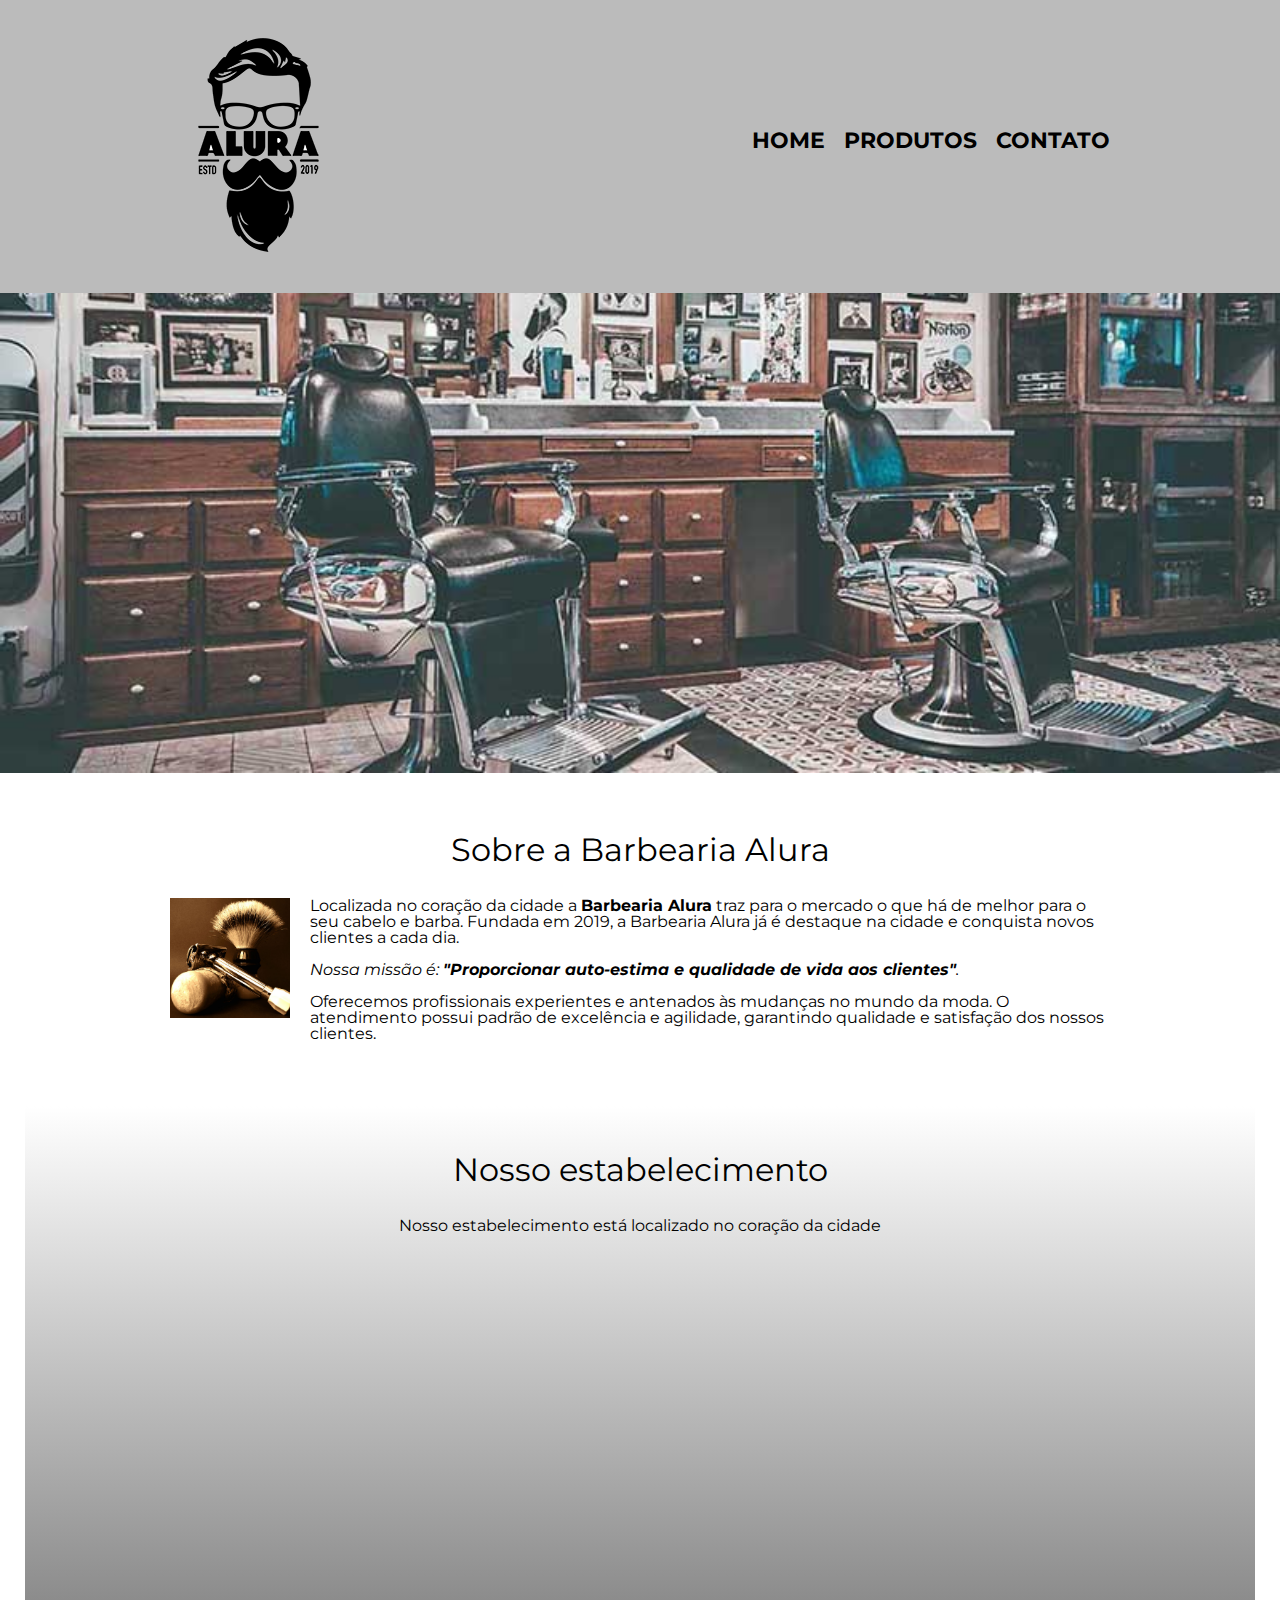
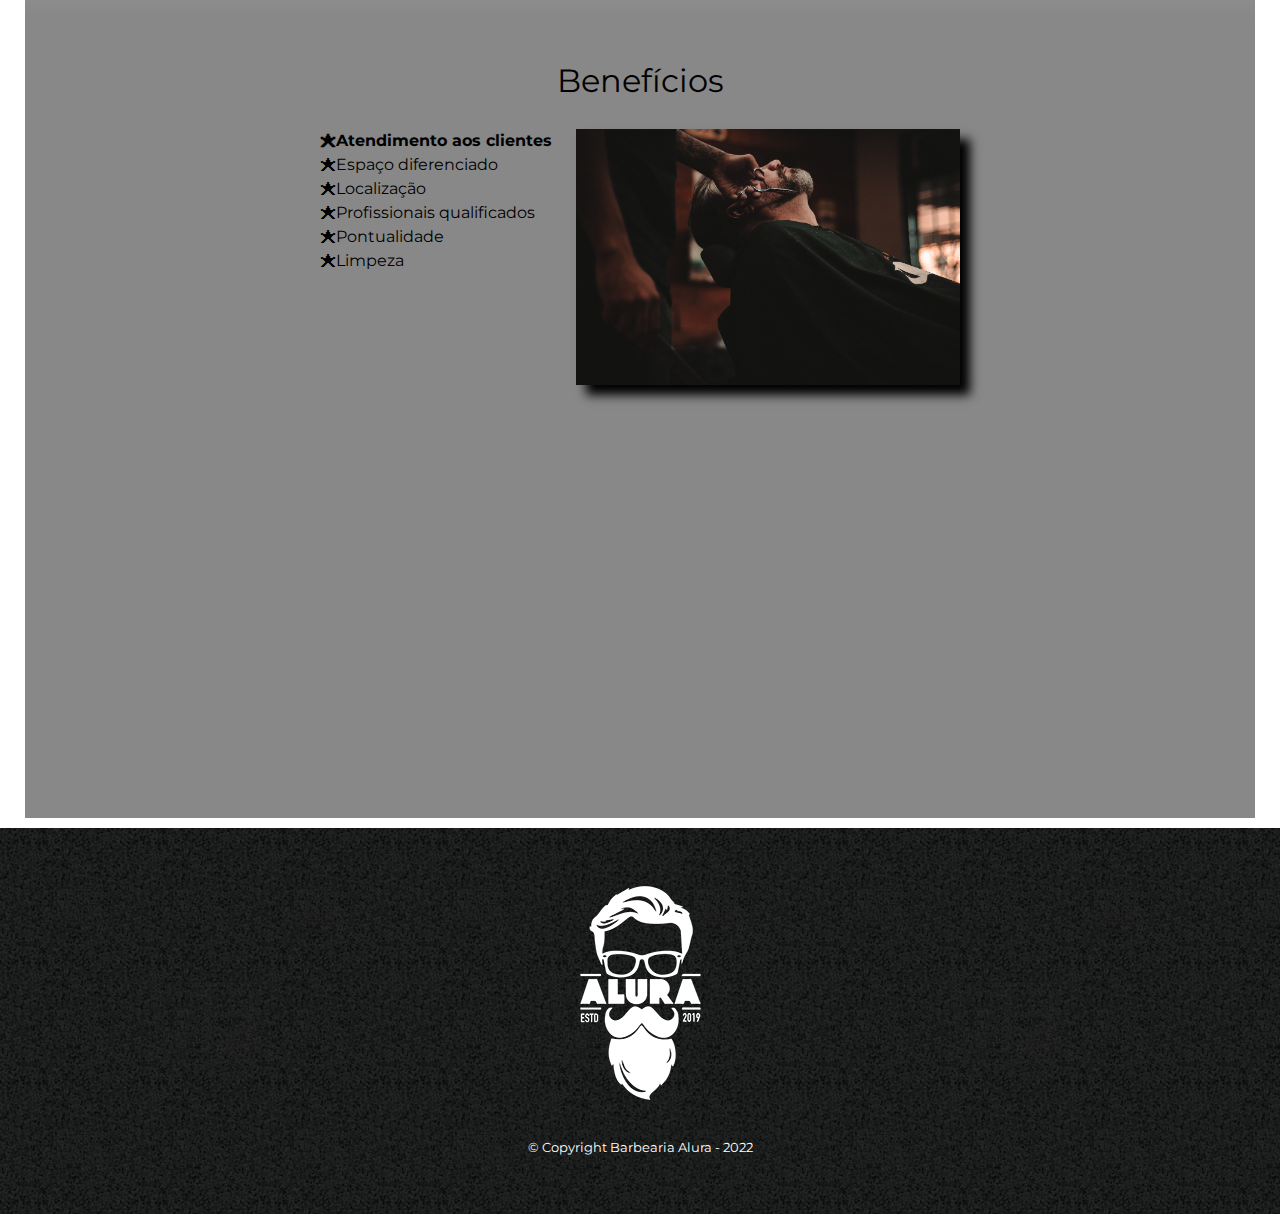
<file: Página-Barbearia-Alura/index.html>
<!DOCTYPE html>
<html lang="pr-br">
    <head>
        <meta charset="UTF-8">
        <meta name="viewport" content="width=device-width">
        <title>Barbearia Alura</title>

        <link rel="stylesheet" href="reset.css">
        <link rel="stylesheet" href="style.css">
        <link href="https://fonts.googleapis.com/css2?family=Montserrat:wght@300&display=swap" rel="stylesheet">
    </head>

    <body>
        <header>
            <div class="caixa">
                <h1><img src="logo.png"></h1>

                <nav>
                    <ul>
                        <li><a href="index.html">Home</a></li>
                        <li><a href="produtos.html">Produtos</a></li>
                        <li><a href="contato.html">Contato</a></li>
                    </ul>
                </nav>
            </div>
        </header>
        
        <img class="banner" src="banner.jpg">

        <main>        
            <section class="principal">
                <h2 class="titulo-principal">Sobre a Barbearia Alura</h2>

                <img class="utensilios" src="utensilios.jpg" alt="Utensílios de um barbeiro.">

                <p>Localizada no coração da cidade a <strong>Barbearia Alura</strong> traz para o mercado o que há de melhor para o seu cabelo e barba. Fundada em 2019, a Barbearia Alura já é destaque na cidade e conquista novos 
                clientes a cada dia.</p>
            
                <p id="missao"><em>Nossa missão é: <strong>"Proporcionar auto-estima e qualidade de vida aos clientes"</strong>.</em></p>
            
                <p>Oferecemos profissionais experientes e antenados às mudanças no mundo da moda. O atendimento possui padrão de excelência e agilidade, garantindo qualidade e satisfação dos nossos clientes.</p>
            </section>

            <section class="mapa">
                <h3 class="titulo-principal">Nosso estabelecimento</h3>
                <p>Nosso estabelecimento está localizado no coração da cidade</p>

                <div class="mapa-conteudo">
                    <iframe src="https://www.google.com/maps/embed?pb=!1m18!1m12!1m3!1d3656.4499774664737!2d-46.63452058442737!3d-23.58818986847003!2m3!1f0!2f0!3f0!3m2!1i1024!2i768!4f13.1!3m3!1m2!1s0x94ce5a2b2ed7f3a1%3A0xab35da2f5ca62674!2sCaelum%20-%20Escola%20de%20Tecnologia!5e0!3m2!1spt-BR!2sbr!4v1657594301155!5m2!1spt-BR!2sbr" width="100%" height="300" style="border:0;" allowfullscreen="" loading="lazy" referrerpolicy="no-referrer-when-downgrade"></iframe>
                </div>
            </section>

            <section class="beneficios">
                <h3 class="titulo-principal">Benefícios</h3>
                
                <div class="conteudo-beneficios">           
                    <ul class="lista-beneficios">
                        <li class="itens">Atendimento aos clientes</li>
                        <li class="itens">Espaço diferenciado</li>
                        <li class="itens">Localização</li>
                        <li class="itens">Profissionais qualificados</li>
                        <li class="itens">Pontualidade</li>
                        <li class="itens">Limpeza</li>
                    </ul><img src="beneficios.jpg" class="imagem-beneficios">
                </div>
                <div class="video">
                    <iframe width="100%" height="315" src="https://www.youtube.com/embed/wcVVXUV0YUY" title="YouTube video player" frameborder="0" allow="accelerometer; autoplay; clipboard-write; encrypted-media; gyroscope; picture-in-picture" allowfullscreen></iframe>
                </div>
            </section>
        </main>
        <footer>
            <img src="logo-branco.png">
            <p class="copyright">&copy; Copyright Barbearia Alura - 2022</p>
        </footer>
    </body>
</html>
</file>
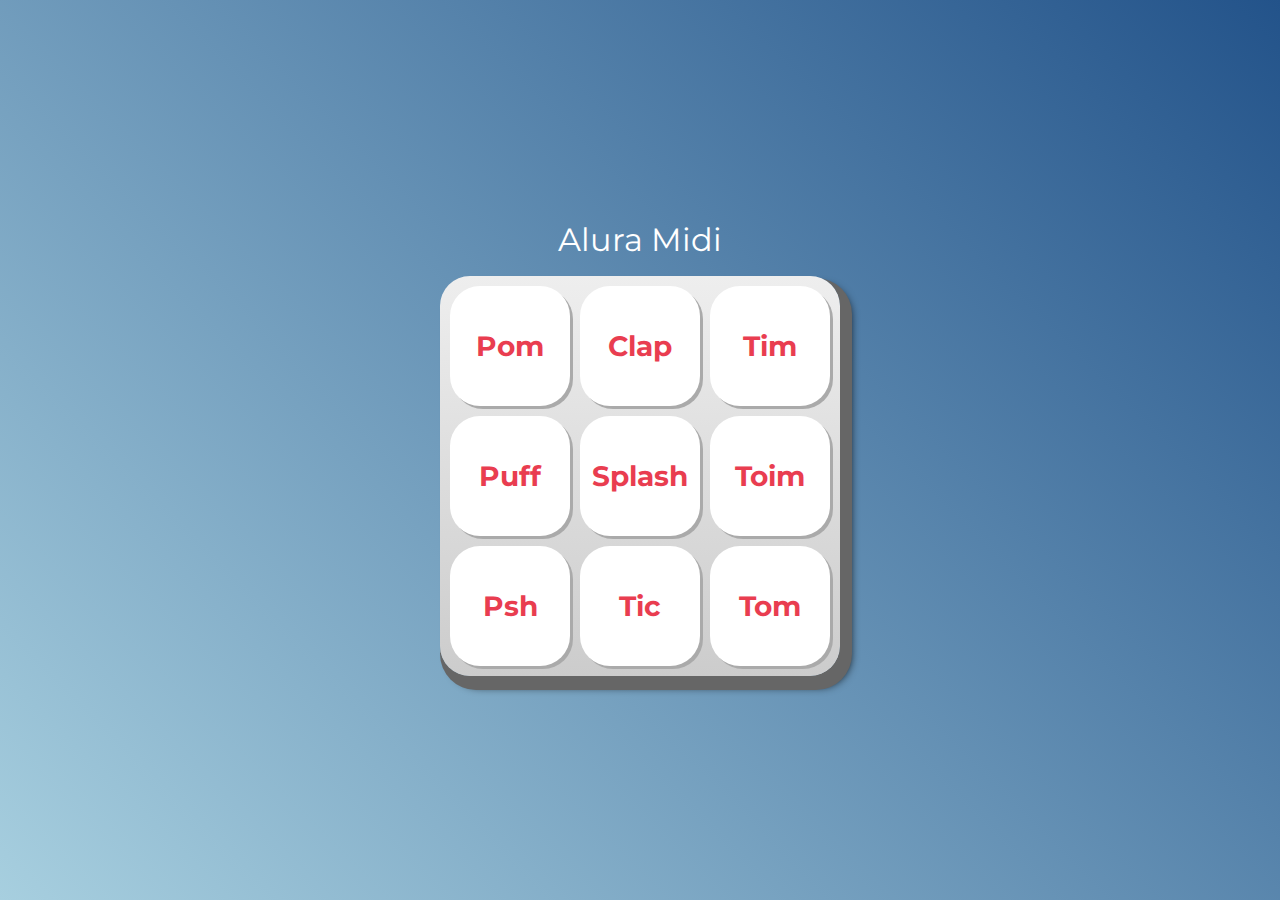
<file: Teclado-Sons/index.html>
<!DOCTYPE html>
<html lang="pt-BR">
<head>
    <meta charset="UTF-8">
    <meta http-equiv="X-UA-Compatible" content="IE=edge">
    <meta name="viewport" content="width=device-width, initial-scale=1.0">

    <title>Alura MIDI</title>

    <link rel="preconnect" href="https://fonts.googleapis.com">
    <link rel="preconnect" href="https://fonts.gstatic.com" crossorigin>
    <link href="https://fonts.googleapis.com/css2?family=Montserrat:wght@500;600&display=swap" rel="stylesheet">

    <link rel="icon" type="image/png" href="images/bateria.png">
    <link rel="stylesheet" href="css/reset.css">
    <link rel="stylesheet" href="css/estilos.css">
        
</head>
<body>

    <h1>Alura Midi</h1>

    <section class="teclado">
        <button class="tecla tecla_pom">Pom</button>
        <button class="tecla tecla_clap">Clap</button>
        <button class="tecla tecla_tim">Tim</button>

        <button class="tecla tecla_puff">Puff</button>
        <button class="tecla tecla_splash">Splash</button>
        <button class="tecla tecla_toim">Toim</button>

        <button class="tecla tecla_psh">Psh</button>
        <button class="tecla tecla_tic">Tic</button>
        <button class="tecla tecla_tom">Tom</button>
    </section>

    <audio src="sounds/keyq.wav" id="som_tecla_pom"></audio>
    <audio src="sounds/keyw.wav" id="som_tecla_clap"></audio>
    <audio src="sounds/keye.wav" id="som_tecla_tim"></audio>
    <audio src="sounds/keya.wav" id="som_tecla_puff"></audio>
    <audio src="sounds/keys.wav" id="som_tecla_splash"></audio>
    <audio src="sounds/keyd.wav" id="som_tecla_toim"></audio>
    <audio src="sounds/keyz.wav" id="som_tecla_psh"></audio>
    <audio src="sounds/keyx.wav" id="som_tecla_tic"></audio>
    <audio src="sounds/keyc.wav" id="som_tecla_tom"></audio>

    <script src="main.js"></script>
</body>
</html>
</file>
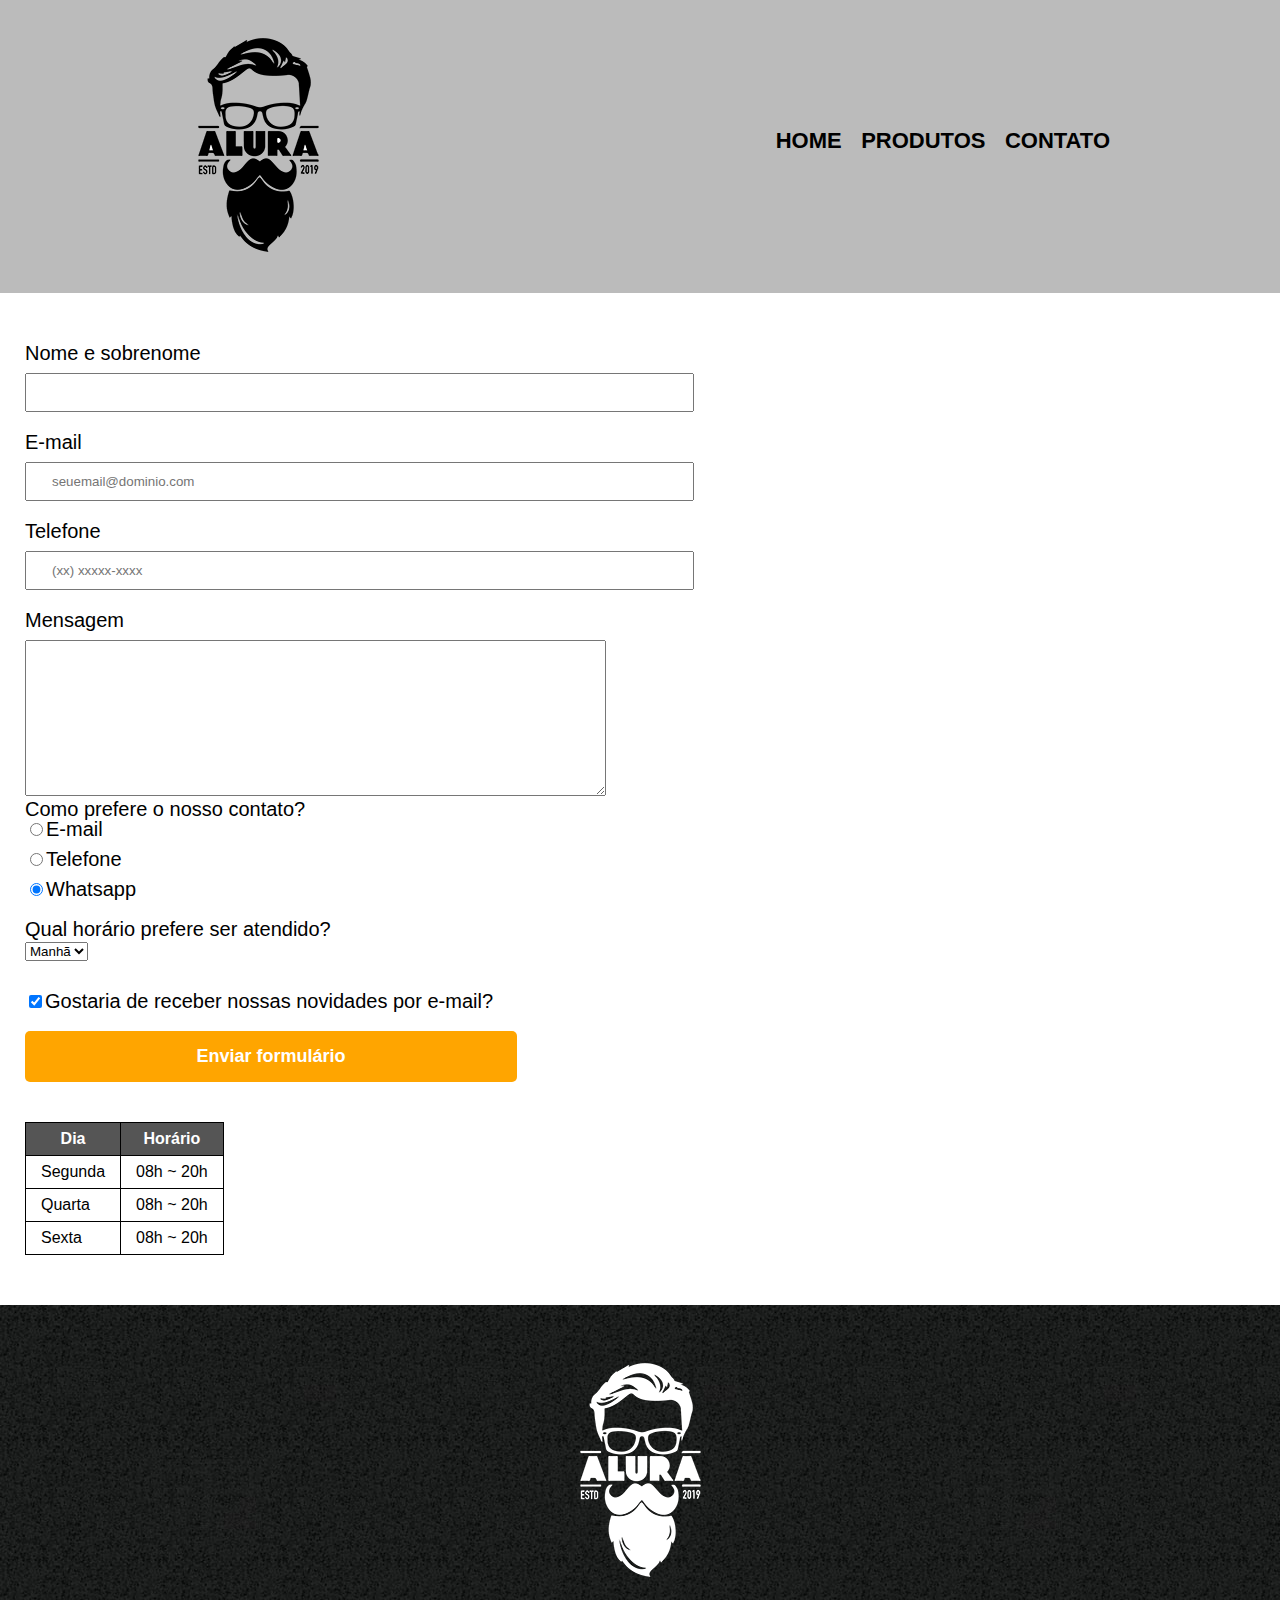
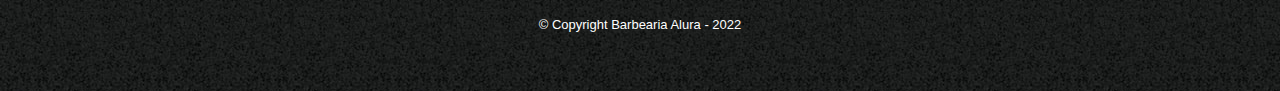
<file: Página-Barbearia-Alura/contato.html>
<!DOCTYPE html>
<html>
    <head>
        <meta charset="UTF-8">
        <meta name="viewport" content="width=device-width">
        <title>Contato - Barbearia Alura</title>
        
        <link rel="stylesheet" href="reset.css">
        <link rel="stylesheet" href="style.css">        
    </head>
    <body>
        <header>
                <div class="caixa">
                    <h1><img src="logo.png" alt="Logo da Barbearia Alura"></h1>

                    <nav>
                        <ul>
                            <li><a href="index.html">Home</a></li>
                            <li><a href="produtos.html">Produtos</a></li>
                            <li><a href="contato.html">Contato</a></li>
                        </ul>
                    </nav>
                </div>
        </header>

        <main>
            <form>
                <label for="nomesobrenome">Nome e sobrenome</label>
                <input type="text" id="nomesobrenome" class="input-padrao" required>

                <label for="email">E-mail</label>
                <input type="email" id="email" class="input-padrao" required placeholder="seuemail@dominio.com">

                <label for="telefone">Telefone</label>
                <input type="tel" id="telefone" class="input-padrao" required placeholder="(xx) xxxxx-xxxx">

                <label form="mensagem">Mensagem</label>
                <textarea cols="70" rows="10" id="mensagem"></textarea class="input-padrao" required>

                <fieldset>
                    <legend>Como prefere o nosso contato?</p>
                    <label for="radio-email"><input type="radio" name="contato" id="radio-email" value="email">E-mail</label>
                    
                    <label for="radio-telefone"><input type="radio" name="contato" id="radio-telefone" value="telefone">Telefone</label>
                    
                    <label for="radio-whatsapp"><input type="radio" name="contato" id="radio-whatsapp" value="whatsapp" checked>Whatsapp</label>
                </fieldset>

                <fieldset>
                    <legend>Qual horário prefere ser atendido?</p>
                    <select>
                        <option>Manhã</option>
                        <option>Tarde</option>
                        <option>Noite</option>
                    </select>
                </fieldset>

                <label class="checkbox"><input type="checkbox" checked>Gostaria de receber nossas novidades por e-mail?</label>

                <input type="submit" value="Enviar formulário" class="enviar">
            </form>

            <table>
                <thead>
                    <tr>
                        <th>Dia</th>
                        <th>Horário</th>
                    </tr>
                </thead>
                <tbody>
                    <tr>
                        <td>Segunda</td>
                        <td>08h ~ 20h</td>
                    </tr>
                    <tr>
                        <td>Quarta</td>
                        <td>08h ~ 20h</td>
                    </tr>
                    <tr>
                        <td>Sexta</td>
                        <td>08h ~ 20h</td>
                    </tr>
                </tbody>             
            </table>
        </main>

        <footer>
            <img src="logo-branco.png" alt="Logo da Barbearia Alura">
            <p class="copyright">&copy; Copyright Barbearia Alura - 2022</p>
        </footer>
    </body>
</html>
</file>
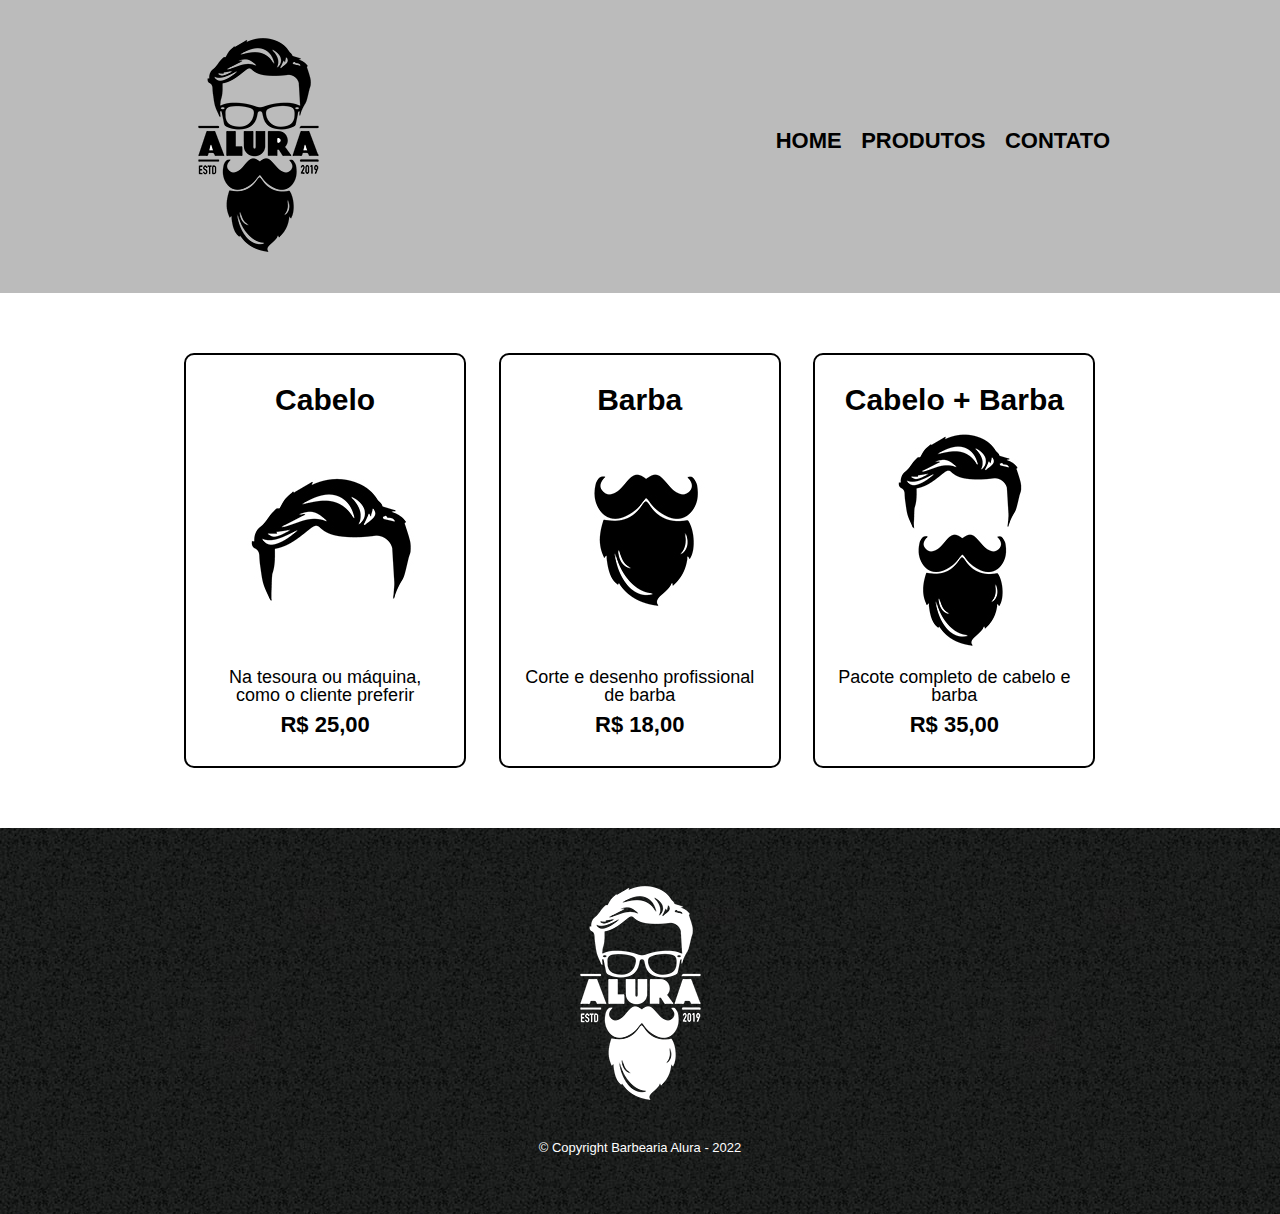
<file: Página-Barbearia-Alura/produtos.html>
<!DOCTYPE html>
<html>
    <head>
        <meta charset="UTF-8">
        <title>Produtos - Barbearia Alura</title>
        <link rel="stylesheet" href="reset.css">
        <link rel="stylesheet" href="style.css">        
    </head>
    <body>
        <header>
                <div class="caixa">
                    <h1><img src="logo.png"></h1>

                    <nav>
                        <ul>
                            <li><a href="index.html">Home</a></li>
                            <li><a href="produtos.html">Produtos</a></li>
                            <li><a href="contato.html">Contato</a></li>
                        </ul>
                    </nav>
                </div>
        </header>

        <main>
            <ul class="produtos">
                <li>
                    <h2>Cabelo</h2>
                    <img src="cabelo.jpg">
                    <p class="produto-descricao">Na tesoura ou máquina, como o cliente preferir</p>
                    <p class="produto-preco">R$ 25,00</p>
                </li>
                <li>
                    <h2>Barba</h2>
                    <img src="barba.jpg">
                    <p class="produto-descricao">Corte e desenho profissional de barba</p>
                    <p class="produto-preco">R$ 18,00</p>
                </li>
                <li>
                    <h2>Cabelo + Barba</h2>
                    <img src="cabelo+barba.jpg">
                    <p class="produto-descricao">Pacote completo de cabelo e barba</p>
                    <p class="produto-preco">R$ 35,00</p>
                </li>
            </ul>
            
        </main>

        <footer>
            <img src="logo-branco.png">
            <p class="copyright">&copy; Copyright Barbearia Alura - 2022</p>
        </footer>
    </body>
</html>
</file>
<file: Página-Barbearia-Alura/style.css>
body {
    font-family: 'Montserrat', sans-serif;
}

header {
    background: #BBBBBB;
    padding: 20px 0;
}

.caixa {
    position: relative;
    width: 940px;
    margin: 0 auto;
}

nav {
    position: absolute;
    top: 110px;
    right: 0;
}

nav li {
    display: inline;
    margin: 0 0 0 15px;
}

nav a {
    text-transform: uppercase;
    color: #000000;
    font-weight: bold;
    font-size: 22px;
    text-decoration: none;
}

nav a:hover {
    color: #C78C19;
    text-decoration: underline;
}

.produtos {
    width: 940px;
    margin: 0 auto;
    padding: 50px 0;
}

.produtos li {
    display: inline-block;
    text-align: center;
    width: 30%;
    vertical-align: top;
    margin: 0 1.5%;
    padding: 30px 20px;
    box-sizing: border-box;
    border: 2px solid #000000;
    border-radius: 10px;
}

.produtos li:hover {
    border-color: #C78C19;
}

.produtos li:active {
    border-color: #088C19;
}

.produtos li:hover h2 {
    font-size: 34px;
}

.produtos h2 {
    font-size: 30px;
    font-weight: bold;
}

.produto-descricao {
    font-size: 18px;
}

.produto-preco {
    font-size: 22px;
    font-weight: bold;
    margin-top: 10px;
}

footer {
    text-align: center;
    background: url(bg.jpg);
    padding: 40px 0;
}

.copyright {
    color: #FFFFFF;
    font-size: 13px;
    margin: 20px 0;
}

main {
    padding: 10px 25px;
}

form {
    margin: 40px 0;
}

form label, form legend {
    display: block;
    font-size: 20px;
    margin: 0 0 10px;
}

.input-padrao {
    display: block;
    margin: 0 0 20px;
    padding: 10px 25px;
    width: 50%;
}

.checkbox {
    margin: 20px 0;
}

.enviar {
    width: 40%;
    padding: 15px 0;
    background: orange;
    color: white;
    font-weight: bold;
    font-size: 18px;
    border: none;
    border-radius: 5px;
    transition: 1s all;
    cursor: pointer;
}

.enviar:hover {
    background: darkorange;
    transform: scale(1.2);
}

table {
    margin: 20px 0 40px;
}

thead {
    background: #555555;
    color: white;
    font-weight: bold;
}

td, th {
    border: 1px solid #000000;
    padding: 8px 15px;
}

/* css da página inicial */
.banner {
    width: 100%;
}

.titulo-principal {
    text-align: center;
    font-size: 2em;
    margin: 0 0 1em;
    clear: left;
}

.principal {
    padding: 3em 0;
    background: #FFFFFF;
    width: 940px;
    margin: 0 auto;
}

.principal p {
    margin: 0 0 1em;
}

.principal strong {
    font-weight: bold;
}

.principal em {
    font-style: italic;
}

.utensilios {
    width: 120px;
    float: left;
    margin: 0 20px 20px 0;
}

.mapa {
    padding: 3em 0;
    background: linear-gradient(#FFFFFF,#888888);
}

.mapa-conteudo {
    width: 940px;
    margin: 0 auto;
}

.mapa p {
    margin: 0 0 2em;
    text-align: center;
}

.beneficios {
    padding: 3em 0;
    background: #888888;
}

.conteudo-beneficios {
    width: 640px;
    margin: 0 auto;
}

.lista-beneficios {
    width: 40%;
    display: inline-block;
    vertical-align: top;
}

.itens {
    line-height: 1.5;
}

.itens:before {
    content: "🟊";
}

.itens:first-child {
    font-weight: bold;
}

.imagem-beneficios {
    width: 60%;
    opacity: 1;
    transition: 400ms;
    box-shadow: 10px 10px 10px #000000;
}

.imagem-beneficios:hover {
    opacity: 0.3;
}

.video {
    width: 560px;
    margin: 2em auto;
}

@media screen and (max-width: 480px) {
    .caixa, .principal, .conteudo-beneficios, .mapa-conteudo, .video {
        width: auto;
    }

    h1 {
        text-align: center;
    }

    nav {
        position: static;
    }

    .lista-beneficios, .imagem-beneficios {
        width: 100%;
    }
}
</file>
<file: Teclado-Sons/css/estilos.css>
:root {
  --cinza: #aaa;
  --vermelha: #e93d50;
  --vermelha-escura: #af303f;
  --branca: #fff;
  --luz: rgb(229, 255, 0);
}

body {
  align-items: center;
  background: linear-gradient(45deg, #a7cfdf 0%,#23538a 100%);
  display: flex;
  justify-content: center;
  flex-direction: column;
  font-family: 'Montserrat', sans-serif;
  min-height: 100vh;
}

h1 {
  color: var(--branca);
  margin-bottom: 20px;
  font-size: 2rem;
}

.teclado {
  background: linear-gradient(to bottom, #eeeeee 0%,#cccccc 100%);
  box-shadow: 6px 8px 0 6px #666, 10px 10px 10px #000;
  border-radius: 30px;
  display: grid;
  gap: 10px;
  grid-template-columns: repeat(3, 1fr);
  padding: 10px;
}

.tecla {
  background-color: var(--branca);
  border-radius: 30px;
  box-shadow: 3px 3px 0 var(--cinza);
  color: var(--vermelha);
  cursor: pointer;
  height: 120px;
  font-size: 1.75em;
  font-weight: bold;
  line-height: 120px;
  text-align: center;
  width: 120px;
}

.tecla.ativa,
.tecla:active {
  background-color: var(--vermelha);
  border: 4px solid  var(--vermelha);
  box-shadow: 3px 3px 0 var(--vermelha-escura) inset;
  color: var(--branca);
  outline: none;
}

.tecla.focus,
.tecla:focus {
  outline: none;
  box-shadow: 1px 1px 10px var(--luz);
}

.tecla.active:focus,
.tecla:active:focus {
  box-shadow: 3px 3px 0 var(--vermelha-escura) inset, 1px 1px 10px var(--luz);
}
</file>
